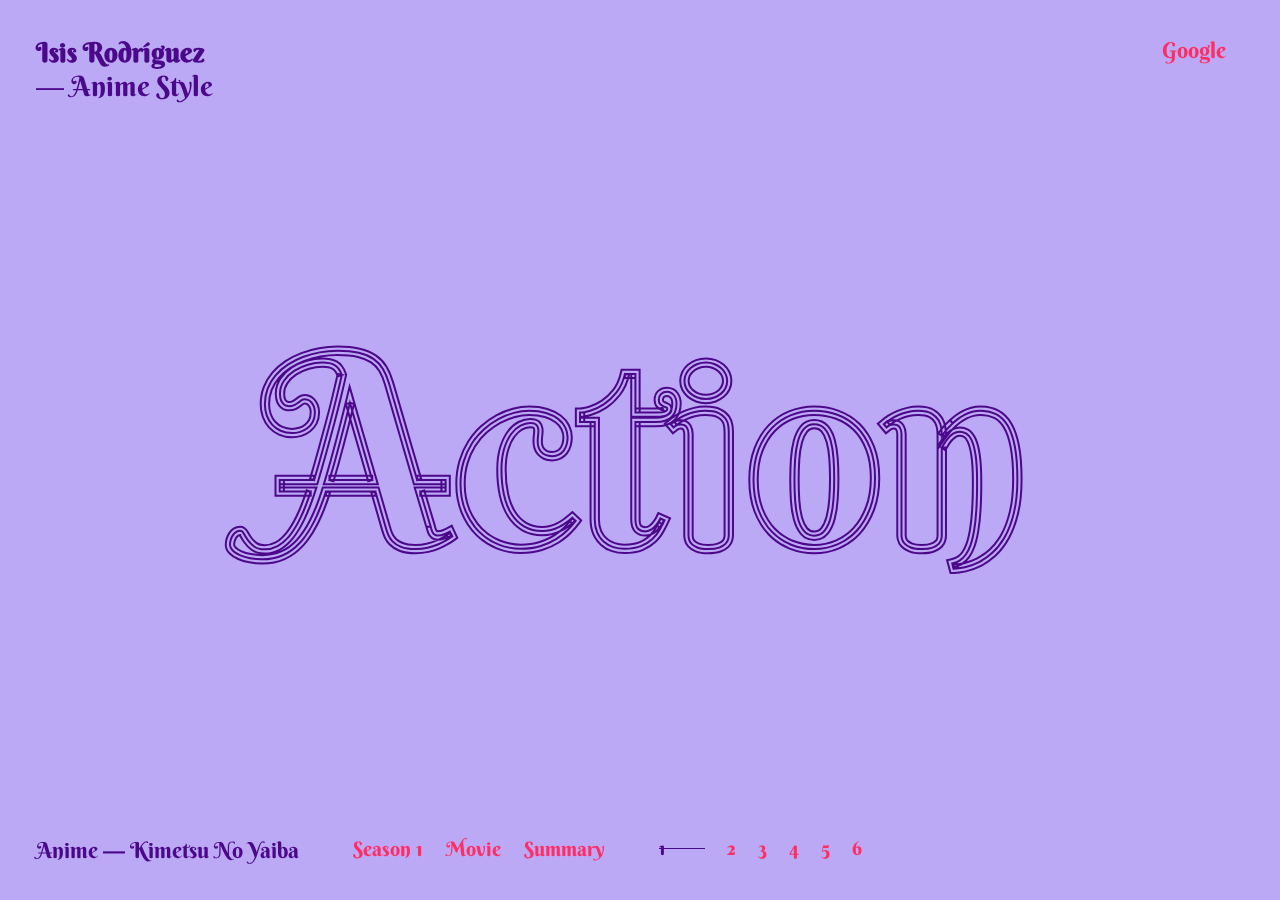
<file: index.html>
<!DOCTYPE html>
<html lang="en" class="no-js">
    <head>
        <meta charset="UTF-8" />
        <meta name="viewport" content="width=device-width, initial-scale=1">
        <title>Anime | Reposición | Programación 3</title>
        <meta name="description" content="A set of fun effects for mouse-following image trails." />
        <meta name="keywords" content="image trail, effect, web design, mouse, javascript, gsap" />
        <meta name="author" content="Codrops" />
        
        <link rel="shortcut icon" href="favicon.ico"> <!--ICONO A LA PAGINA-->
        <link rel="preconnect" href="https://fonts.googleapis.com"><!--GOOGLE FONTS ESTILO DE LETRA-->
        <link rel="preconnect" href="https://fonts.gstatic.com" crossorigin> <!--GOOGLE FONTS ESTILO DE LETRA-->
        <link href="https://fonts.googleapis.com/css2?family=Berkshire+Swash&display=swap" rel="stylesheet"><!--GOOGLE FONTS ESTILO DE LETRA-->
       
        <link rel="stylesheet" type="text/css" href="css/Bases.css" /> <!--Llamar la hoja de estilos de CSS-->
        
        <script>document.documentElement.className="js";var supportsCssVars=function(){var e,t=document.createElement("style");return t.innerHTML="root: { --tmp-var: bold; }",document.head.appendChild(t),e=!!(window.CSS&&window.CSS.supports&&window.CSS.supports("font-weight","var(--tmp-var)")),t.parentNode.removeChild(t),e};supportsCssVars()||alert("Please view this demo in a modern browser that supports CSS Variables.");</script></head>
    <body class="demo-1 loading">
        <main>
            <div class="message">Hover effect &mdash; please view on desktop.</div>
            <div class="frame">
                <div class="frame__title-wrap">
                    <h1 class="frame__title">Anime &mdash; Kimetsu No Yaiba</h1>
                    <div class="frame__links">
                        <a href="https://m.animeflv.net/anime/kimetsu-no-yaiba">Season 1</a>
                        <a href="https://m.animeflv.net/anime/kimetsu-no-yaiba-movie-mugen-resshahen">Movie</a>
                        <a href="https://m.animeflv.net/anime/kimetsu-no-yaiba-mugen-resshahen-arc-tv">Summary</a>
                    </div>
                    <div class="frame__demos"><!-- LLAMADA DE LOS INDEX-->
                        <a href="index.html" class="frame__demo frame__demo--current">1</a>
                        <a href="index2.html" class="frame__demo">2</a>
                        <a href="index3.html" class="frame__demo">3</a>
                        <a href="index4.html" class="frame__demo">4</a>
                        <a href="index5.html" class="frame__demo">5</a>
                        <a href="index6.html" class="frame__demo">6</a>
                    </div>
                </div>
                    <a class="frame__google" href="https://www.google.com/">Google</a> <!-- url de google-->
                    <h2 class="frame__pagetitle">Isis Rodríguez <span>Anime Style</span></h2> <!--titulo-->
                </div>
                <div class="content"><!--Imagenes del contenedor de index-->
                    <img class="content__img" src="img/FS1.jfif" alt="Some image" />
                    <img class="content__img" src="img/FS2.jfif" alt="Some image" />
                    <img class="content__img" src="img/FS3.png" alt="Some image" />
                    <img class="content__img" src="img/FS4.jfif" alt="Some image" />
                    <img class="content__img" src="img/FS5.jfif" alt="Some image" />
                    <img class="content__img" src="img/FS6.jfif" alt="Some image" />
                    <img class="content__img" src="img/FS7.jfif" alt="Some image" />
                    <img class="content__img" src="img/FS8.jfif" alt="Some image" />
                    <img class="content__img" src="img/FS9.jfif" alt="Some image" />
                    <img class="content__img" src="img/FS10.jfif" alt="Some image" />
                    <img class="content__img" src="img/FS11.jfif" alt="Some image" />
                    <img class="content__img" src="img/FS12.jfif" alt="Some image" />
                    <img class="content__img" src="img/FS13.jfif" alt="Some image" />
                    <img class="content__img" src="img/FS14.jfif" alt="Some image" />
                    <img class="content__img" src="img/FS15.jfif" alt="Some image" />
                    <img class="content__img" src="img/FS16.jfif" alt="Some image" />
                    <h3 class="content__title">Action</h3> <!--titulo-->
                </div><!--/fin del content-->
        </main>
        <!--llamadas de los archivos de JS-->
        <script src="js/imagesloaded.pkgd.min.js"></script>
        <script src="js/TweenMax.min.js"></script>
        <script src="js/demo.js"></script></body>
</html>
</file>
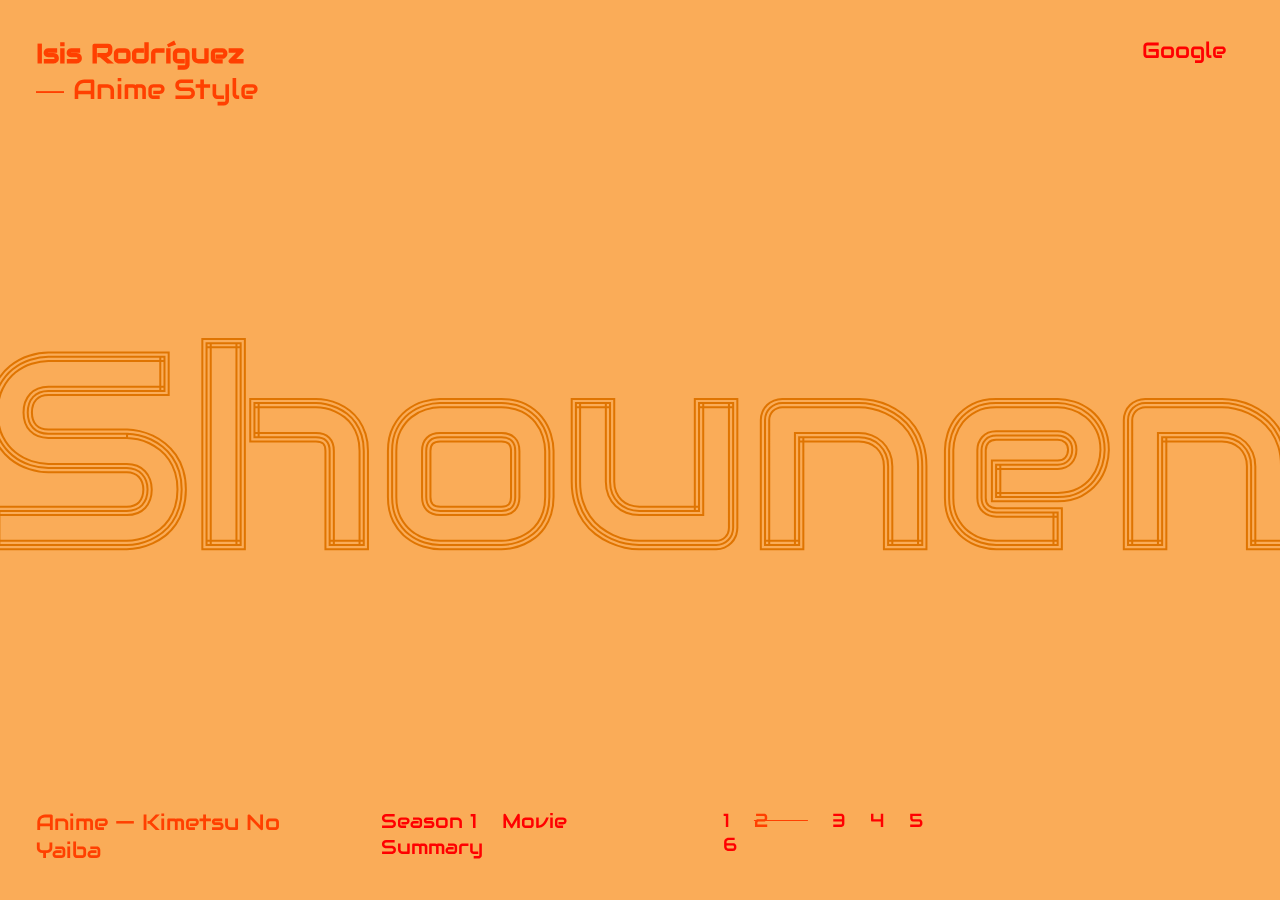
<file: index2.html>
<!DOCTYPE html>
<html lang="en" class="no-js">
    <head>
        <meta charset="UTF-8" />
        <meta name="viewport" content="width=device-width, initial-scale=1">
        <title>Anime | Reposición | Programación 3</title>
        <meta name="description" content="A set of fun effects for mouse-following image trails." />
        <meta name="keywords" content="image trail, effect, web design, mouse, javascript, gsap" />
        <meta name="author" content="Codrops" />
        
        <link rel="shortcut icon" href="favicon.ico">
        <link rel="preconnect" href="https://fonts.googleapis.com">
        <link rel="preconnect" href="https://fonts.gstatic.com" crossorigin>
        <link href="https://fonts.googleapis.com/css2?family=Audiowide&display=swap" rel="stylesheet">
        
        <link rel="stylesheet" type="text/css" href="css/Bases.css" />
        
        <script>document.documentElement.className="js";var supportsCssVars=function(){var e,t=document.createElement("style");return t.innerHTML="root: { --tmp-var: bold; }",document.head.appendChild(t),e=!!(window.CSS&&window.CSS.supports&&window.CSS.supports("font-weight","var(--tmp-var)")),t.parentNode.removeChild(t),e};supportsCssVars()||alert("Please view this demo in a modern browser that supports CSS Variables.");</script></head>
    <body class="demo-2 loading">
        <main>
            <div class="message">Hover effect &mdash; please view on desktop.</div>
                <div class="frame">
                    <div class="frame__title-wrap">
                        <h1 class="frame__title">Anime &mdash; Kimetsu No Yaiba</h1>
                        <div class="frame__links">
                            <a href="https://m.animeflv.net/anime/kimetsu-no-yaiba">Season 1</a>
                            <a href="https://m.animeflv.net/anime/kimetsu-no-yaiba-movie-mugen-resshahen">Movie</a>
                            <a href="https://m.animeflv.net/anime/kimetsu-no-yaiba-mugen-resshahen-arc-tv">Summary</a>
                        </div>
                        <div class="frame__demos">
                            <a href="index.html" class="frame__demo">1</a>
                            <a href="index2.html" class="frame__demo frame__demo--current">2</a>
                            <a href="index3.html" class="frame__demo">3</a>
                            <a href="index4.html" class="frame__demo">4</a>
                            <a href="index5.html" class="frame__demo">5</a>
                            <a href="index6.html" class="frame__demo">6</a>
                        </div>
                    </div>
                    <a class="frame__google" href="https://www.google.com/">Google</a>
                    <h2 class="frame__pagetitle">Isis Rodríguez <span>Anime Style</span></h2>
                </div>
                    <div class="content">
                        <img class="content__img" src="img/FS1.jfif" alt="Some image" />
                        <img class="content__img" src="img/FS2.jfif" alt="Some image" />
                        <img class="content__img" src="img/FS3.png" alt="Some image" />
                        <img class="content__img" src="img/FS4.jfif" alt="Some image" />
                        <img class="content__img" src="img/FS5.jfif" alt="Some image" />
                        <img class="content__img" src="img/FS6.jfif" alt="Some image" />
                        <img class="content__img" src="img/FS7.jfif" alt="Some image" />
                        <img class="content__img" src="img/FS8.jfif" alt="Some image" />
                        <img class="content__img" src="img/FS9.jfif" alt="Some image" />
                        <img class="content__img" src="img/FS10.jfif" alt="Some image" />
                        <img class="content__img" src="img/FS11.jfif" alt="Some image" />
                        <img class="content__img" src="img/FS12.jfif" alt="Some image" />
                        <img class="content__img" src="img/FS13.jfif" alt="Some image" />
                        <img class="content__img" src="img/FS14.jfif" alt="Some image" />
                        <img class="content__img" src="img/FS15.jfif" alt="Some image" />
                        <img class="content__img" src="img/FS16.jfif" alt="Some image" />
                        <h3 class="content__title">Shounen</h3>
                    </div><!--/content-->
        </main>
        <script src="js/imagesloaded.pkgd.min.js"></script>
        <script src="js/TweenMax.min.js"></script>
        <script src="js/demo2.js"></script></body>
</html>
</file>
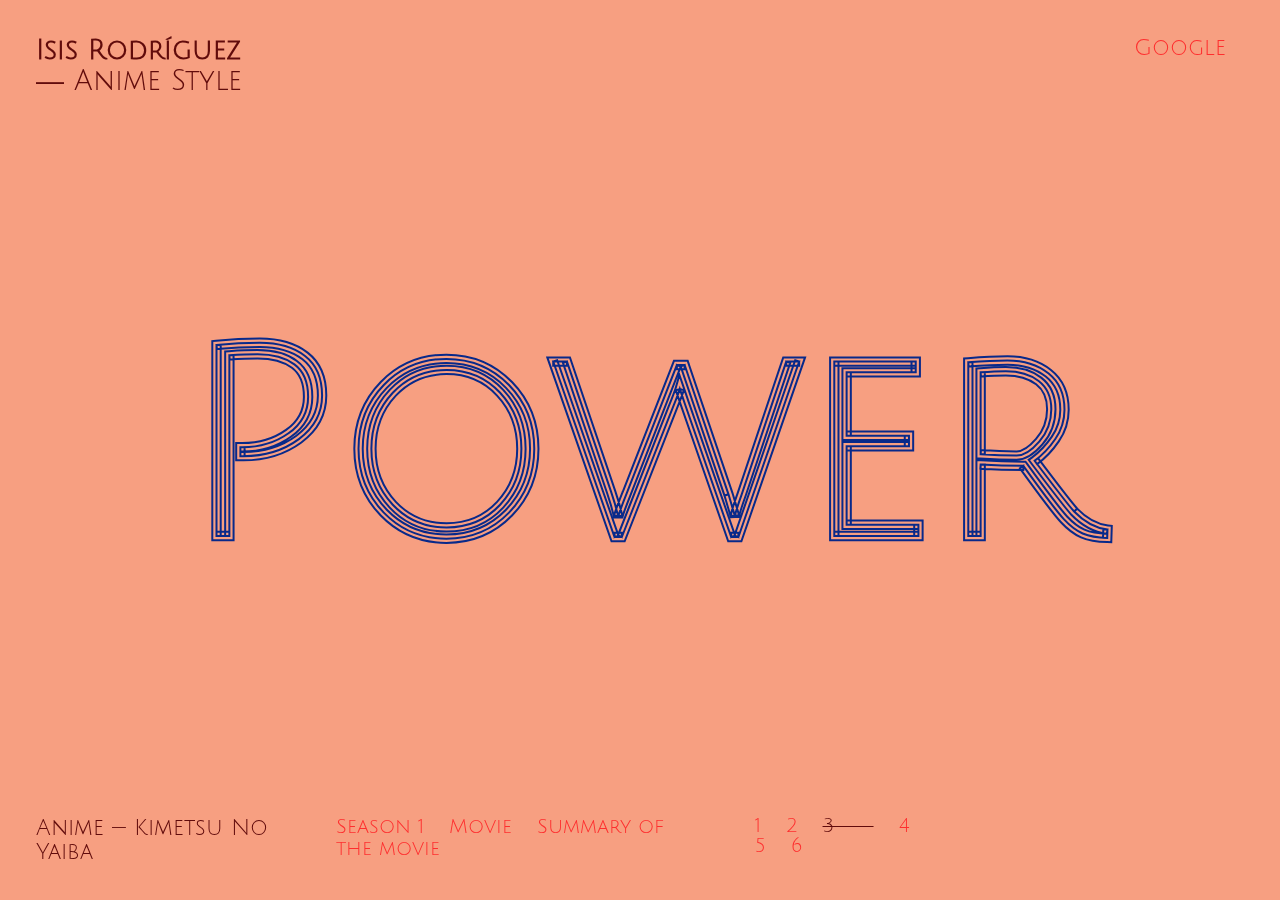
<file: index3.html>
<!DOCTYPE html>
<html lang="en" class="no-js">
    <head>
        <meta charset="UTF-8" />
        <meta name="viewport" content="width=device-width, initial-scale=1">
        <title>Anime | Reposición | Programación 3</title>
        <meta name="description" content="A set of fun effects for mouse-following image trails." />
        <meta name="keywords" content="image trail, effect, web design, mouse, javascript, gsap" />
        <meta name="author" content="Codrops" />
        
        <link rel="shortcut icon" href="favicon.ico">
        
        <link rel="preconnect" href="https://fonts.googleapis.com">
        <link rel="preconnect" href="https://fonts.gstatic.com" crossorigin>
        <link href="https://fonts.googleapis.com/css2?family=Julius+Sans+One&display=swap" rel="stylesheet">
        
        <link rel="stylesheet" type="text/css" href="css/Bases.css" />
        
        <script>document.documentElement.className="js";var supportsCssVars=function(){var e,t=document.createElement("style");return t.innerHTML="root: { --tmp-var: bold; }",document.head.appendChild(t),e=!!(window.CSS&&window.CSS.supports&&window.CSS.supports("font-weight","var(--tmp-var)")),t.parentNode.removeChild(t),e};supportsCssVars()||alert("Please view this demo in a modern browser that supports CSS Variables.");</script></head>
    <body class="demo-3 loading">
        <main>
            <div class="message">Hover effect &mdash; please view on desktop.</div>
                <div class="frame">
                    <div class="frame__title-wrap">
                        <h1 class="frame__title">Anime &mdash; Kimetsu No Yaiba</h1>
                        <div class="frame__links">
                            <a href="https://m.animeflv.net/anime/kimetsu-no-yaiba">Season 1</a>
                            <a href="https://m.animeflv.net/anime/kimetsu-no-yaiba-movie-mugen-resshahen">Movie</a>
                            <a href="https://m.animeflv.net/anime/kimetsu-no-yaiba-mugen-resshahen-arc-tv">Summary of the movie</a>
                        </div>
                            <div class="frame__demos">
                                <a href="index.html" class="frame__demo">1</a>
                                <a href="index2.html" class="frame__demo">2</a>
                                <a href="index3.html" class="frame__demo frame__demo--current">3</a>
                                <a href="index4.html" class="frame__demo">4</a>
                                <a href="index5.html" class="frame__demo">5</a>
                                <a href="index6.html" class="frame__demo">6</a>
                            </div>
                    </div>
                        <a class="frame__google" href="https://www.google.com/">Google</a>
                        <h2 class="frame__pagetitle">Isis Rodríguez <span>Anime Style</span></h2>
                </div>
                <div class="content">
                    <img class="content__img" src="img/FS1.jfif" alt="Some image" />
                    <img class="content__img" src="img/FS2.jfif" alt="Some image" />
                    <img class="content__img" src="img/FS3.png" alt="Some image" />
                    <img class="content__img" src="img/FS4.jfif" alt="Some image" />
                    <img class="content__img" src="img/FS5.jfif" alt="Some image" />
                    <img class="content__img" src="img/FS6.jfif" alt="Some image" />
                    <img class="content__img" src="img/FS7.jfif" alt="Some image" />
                    <img class="content__img" src="img/FS8.jfif" alt="Some image" />
                    <img class="content__img" src="img/FS9.jfif" alt="Some image" />
                    <img class="content__img" src="img/FS10.jfif" alt="Some image" />
                    <img class="content__img" src="img/FS11.jfif" alt="Some image" />
                    <img class="content__img" src="img/FS12.jfif" alt="Some image" />
                    <img class="content__img" src="img/FS13.jfif" alt="Some image" />
                    <img class="content__img" src="img/FS14.jfif" alt="Some image" />
                    <img class="content__img" src="img/FS15.jfif" alt="Some image" />
                    <img class="content__img" src="img/FS16.jfif" alt="Some image" />
                    <h3 class="content__title">Power</h3>
                </div><!--/content-->
        </main>
        <script src="js/imagesloaded.pkgd.min.js"></script>
        <script src="js/TweenMax.min.js"></script>
        <script src="js/demo3.js"></script></body>
</html>
</file>
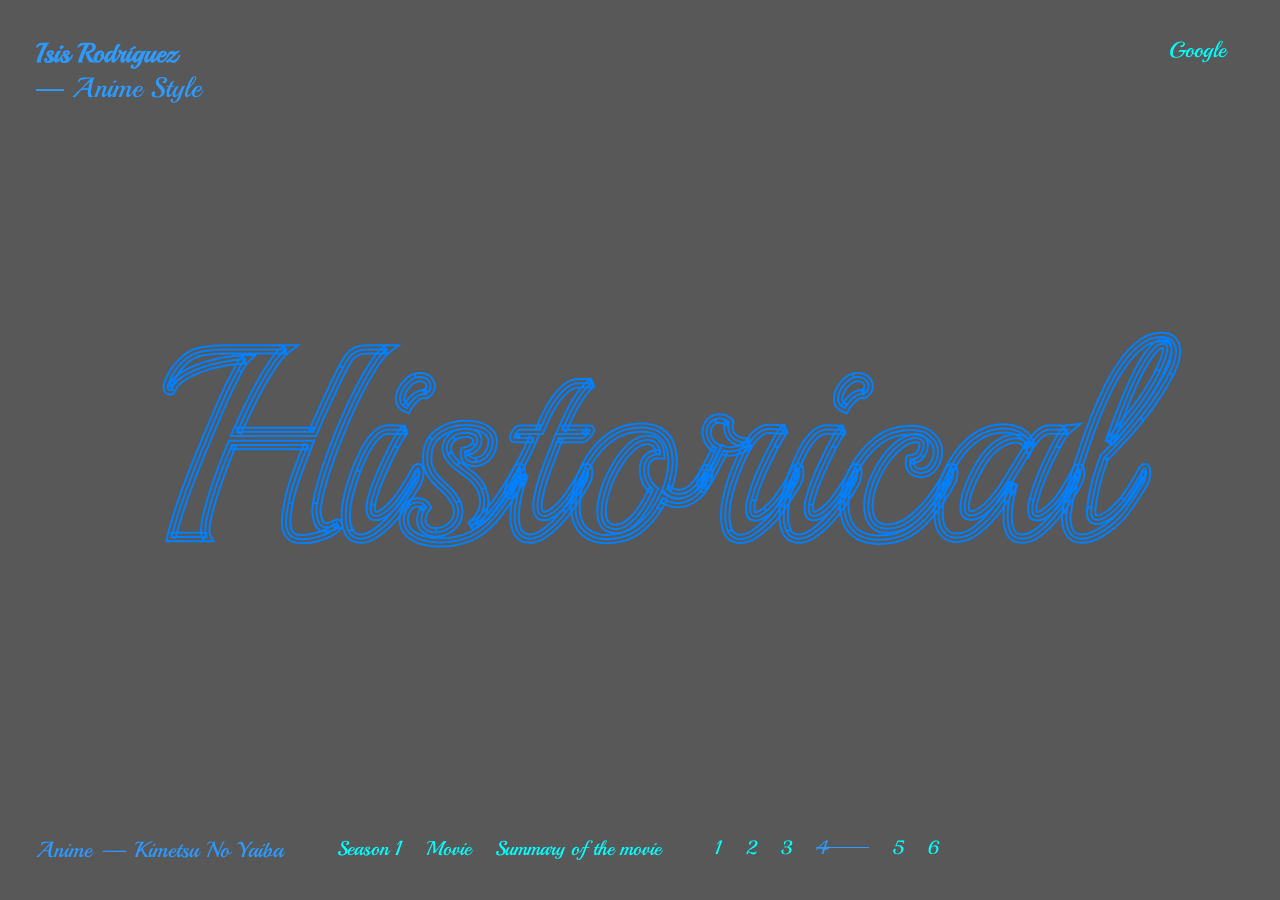
<file: index4.html>
<!DOCTYPE html>
<html lang="en" class="no-js">
    <head>
        <meta charset="UTF-8" />
        <meta name="viewport" content="width=device-width, initial-scale=1">
        <title>Anime | Reposición | Programación 3</title>
        <meta name="description" content="A set of fun effects for mouse-following image trails." />
        <meta name="keywords" content="image trail, effect, web design, mouse, javascript, gsap" />
        <meta name="author" content="Codrops" />
        
        <link rel="shortcut icon" href="favicon.ico">
        
        <link rel="preconnect" href="https://fonts.googleapis.com">
        <link rel="preconnect" href="https://fonts.gstatic.com" crossorigin>
        <link href="https://fonts.googleapis.com/css2?family=Playball&display=swap" rel="stylesheet">
        
        <link rel="stylesheet" type="text/css" href="css/Bases.css" />
        
        <script>document.documentElement.className="js";var supportsCssVars=function(){var e,t=document.createElement("style");return t.innerHTML="root: { --tmp-var: bold; }",document.head.appendChild(t),e=!!(window.CSS&&window.CSS.supports&&window.CSS.supports("font-weight","var(--tmp-var)")),t.parentNode.removeChild(t),e};supportsCssVars()||alert("Please view this demo in a modern browser that supports CSS Variables.");</script></head>
    <body class="demo-4 loading">
        <main>
            <div class="message">Hover effect &mdash; please view on desktop.</div>
                <div class="frame">
                    <div class="frame__title-wrap">
                        <h1 class="frame__title">Anime &mdash; Kimetsu No Yaiba</h1>
                        <div class="frame__links">
                            <a href="https://m.animeflv.net/anime/kimetsu-no-yaiba">Season 1</a>
                            <a href="https://m.animeflv.net/anime/kimetsu-no-yaiba-movie-mugen-resshahen">Movie</a>
                            <a href="https://m.animeflv.net/anime/kimetsu-no-yaiba-mugen-resshahen-arc-tv">Summary of the movie</a>
                        </div>
                        <div class="frame__demos">
                            <a href="index.html" class="frame__demo">1</a>
                            <a href="index2.html" class="frame__demo">2</a>
                            <a href="index3.html" class="frame__demo">3</a>
                            <a href="index4.html" class="frame__demo frame__demo--current">4</a>
                            <a href="index5.html" class="frame__demo">5</a>
                            <a href="index6.html" class="frame__demo">6</a>
                        </div>
                    </div>
                    <a class="frame__google" href="https://www.google.com/">Google</a>
                    <h2 class="frame__pagetitle">Isis Rodríguez <span>Anime Style</span></h2>
                </div>
                <div class="content">
                    <img class="content__img" src="img/FS1.jfif" alt="Some image" />
                    <img class="content__img" src="img/FS2.jfif" alt="Some image" />
                    <img class="content__img" src="img/FS3.png" alt="Some image" />
                    <img class="content__img" src="img/FS4.jfif" alt="Some image" />
                    <img class="content__img" src="img/FS5.jfif" alt="Some image" />
                    <img class="content__img" src="img/FS6.jfif" alt="Some image" />
                    <img class="content__img" src="img/FS7.jfif" alt="Some image" />
                    <img class="content__img" src="img/FS8.jfif" alt="Some image" />
                    <img class="content__img" src="img/FS9.jfif" alt="Some image" />
                    <img class="content__img" src="img/FS10.jfif" alt="Some image" />
                    <img class="content__img" src="img/FS11.jfif" alt="Some image" />
                    <img class="content__img" src="img/FS12.jfif" alt="Some image" />
                    <img class="content__img" src="img/FS13.jfif" alt="Some image" />
                    <img class="content__img" src="img/FS14.jfif" alt="Some image" />
                    <img class="content__img" src="img/FS15.jfif" alt="Some image" />
                    <img class="content__img" src="img/FS16.jfif" alt="Some image" />
                    <h3 class="content__title">Historical</h3>
                </div><!--/content-->
        </main>
        <script src="js/imagesloaded.pkgd.min.js"></script>
        <script src="js/TweenMax.min.js"></script>
        <script src="js/demo4.js"></script></body>
</html>
</file>
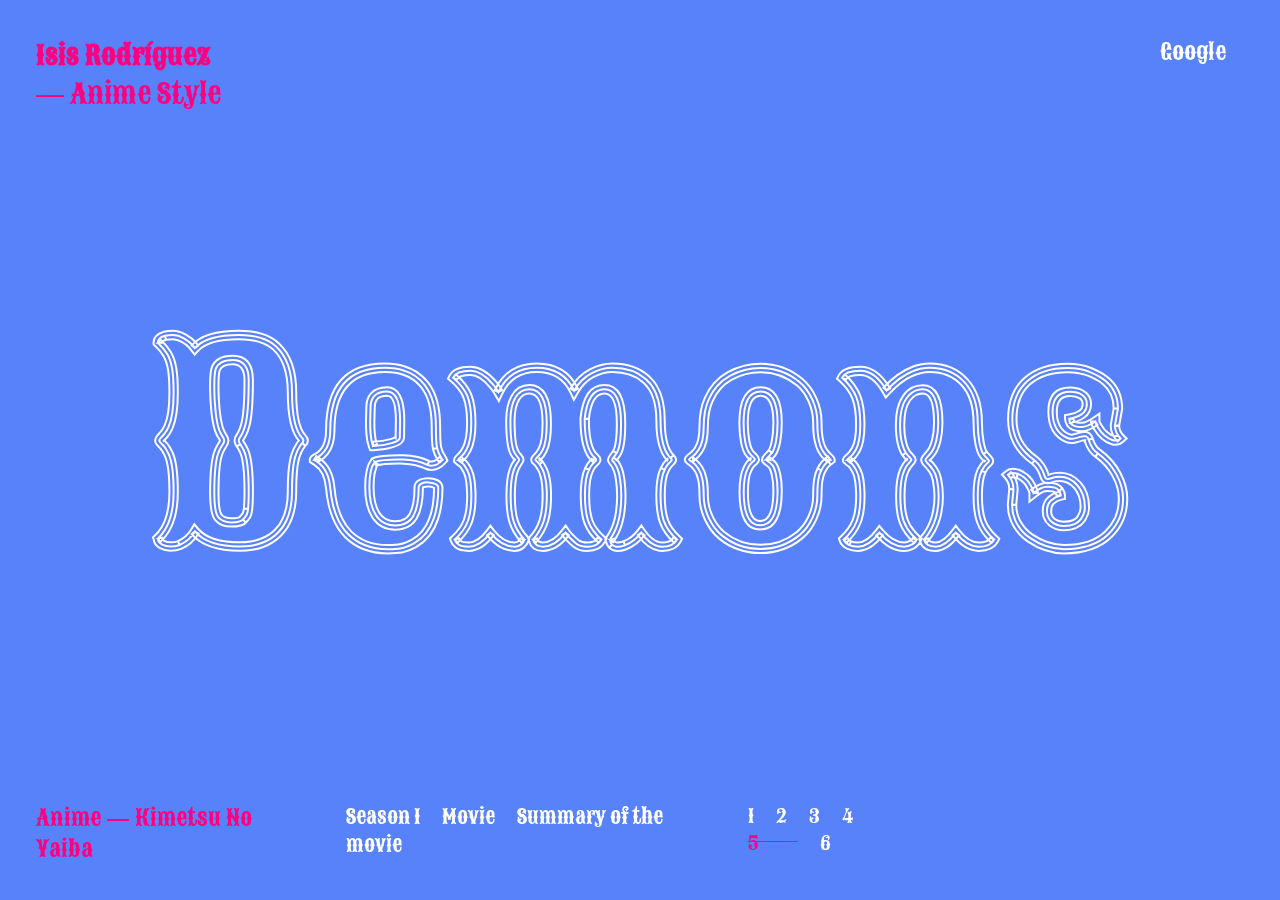
<file: index5.html>
<!DOCTYPE html>
<html lang="en" class="no-js">
    <head>
        <meta charset="UTF-8" />
        <meta name="viewport" content="width=device-width, initial-scale=1">
        <title>Anime | Reposición | Programación 3</title>
        <meta name="description" content="A set of fun effects for mouse-following image trails." />
        <meta name="keywords" content="image trail, effect, web design, mouse, javascript, gsap" />
        <meta name="author" content="Codrops" />
        
        <link rel="shortcut icon" href="favicon.ico">
        
        <link rel="preconnect" href="https://fonts.googleapis.com">
        <link rel="preconnect" href="https://fonts.gstatic.com" crossorigin>
        <link href="https://fonts.googleapis.com/css2?family=Sancreek&display=swap" rel="stylesheet">
        
        <link rel="stylesheet" type="text/css" href="css/Bases.css" />
        
        <script>document.documentElement.className="js";var supportsCssVars=function(){var e,t=document.createElement("style");return t.innerHTML="root: { --tmp-var: bold; }",document.head.appendChild(t),e=!!(window.CSS&&window.CSS.supports&&window.CSS.supports("font-weight","var(--tmp-var)")),t.parentNode.removeChild(t),e};supportsCssVars()||alert("Please view this demo in a modern browser that supports CSS Variables.");</script></head>
    <body class="demo-5 loading">
        <main>
            <div class="message">Hover effect &mdash; please view on desktop.</div>
                <div class="frame">
                    <div class="frame__title-wrap">
                        <h1 class="frame__title">Anime &mdash; Kimetsu No Yaiba</h1>
                        <div class="frame__links">
                            <a href="https://m.animeflv.net/anime/kimetsu-no-yaiba">Season 1</a>
                            <a href="https://m.animeflv.net/anime/kimetsu-no-yaiba-movie-mugen-resshahen">Movie</a>
                            <a href="https://m.animeflv.net/anime/kimetsu-no-yaiba-mugen-resshahen-arc-tv">Summary of the movie</a>
                        </div>
                        <div class="frame__demos">
                            <a href="index.html" class="frame__demo">1</a>
                            <a href="index2.html" class="frame__demo">2</a>
                            <a href="index3.html" class="frame__demo">3</a>
                            <a href="index4.html" class="frame__demo">4</a>
                            <a href="index5.html" class="frame__demo frame__demo--current">5</a>
                            <a href="index6.html" class="frame__demo">6</a>
                        </div>
                    </div>
                    <a class="frame__google" href="https://www.google.com/">Google</a>
                    <h2 class="frame__pagetitle">Isis Rodríguez <span>Anime Style</span></h2>
                </div>
                <div class="content">
                    <img class="content__img" src="img/FS1.jfif" alt="Some image" />
                    <img class="content__img" src="img/FS2.jfif" alt="Some image" />
                    <img class="content__img" src="img/FS3.png" alt="Some image" />
                    <img class="content__img" src="img/FS4.jfif" alt="Some image" />
                    <img class="content__img" src="img/FS5.jfif" alt="Some image" />
                    <img class="content__img" src="img/FS6.jfif" alt="Some image" />
                    <img class="content__img" src="img/FS7.jfif" alt="Some image" />
                    <img class="content__img" src="img/FS8.jfif" alt="Some image" />
                    <img class="content__img" src="img/FS9.jfif" alt="Some image" />
                    <img class="content__img" src="img/FS10.jfif" alt="Some image" />
                    <img class="content__img" src="img/FS11.jfif" alt="Some image" />
                    <img class="content__img" src="img/FS12.jfif" alt="Some image" />
                    <img class="content__img" src="img/FS13.jfif" alt="Some image" />
                    <img class="content__img" src="img/FS14.jfif" alt="Some image" />
                    <img class="content__img" src="img/FS15.jfif" alt="Some image" />
                    <img class="content__img" src="img/FS16.jfif" alt="Some image" />
                    <h3 class="content__title">Demons</h3>
                </div><!--/content-->
        </main>
        <script src="js/imagesloaded.pkgd.min.js"></script>
        <script src="js/TweenMax.min.js"></script>
        <script src="js/demo5.js"></script></body>
</html>
</file>
<file: css/Bases.css>
article,aside,details,figcaption,figure,footer,header,hgroup,main,nav,section,summary{display:block;}audio,canvas,video{display:inline-block;}audio:not([controls]){display:none;height:0;}[hidden]{display:none;}html{font-family:sans-serif;-ms-text-size-adjust:100%;-webkit-text-size-adjust:100%;}body{margin:0;}a:focus{outline:thin dotted;}a:active,a:hover{outline:0;}h1{font-size:2em;margin:0.67em 0;}abbr[title]{border-bottom:1px dotted;}b,strong{font-weight:bold;}dfn{font-style:italic;}hr{-moz-box-sizing:content-box;box-sizing:content-box;height:0;}mark{background:#ff0;color:#000;}code,kbd,pre,samp{font-family:monospace,serif;font-size:1em;}pre{white-space:pre-wrap;}q{quotes:"\201C" "\201D" "\2018" "\2019";}small{font-size:80%;}sub,sup{font-size:75%;line-height:0;position:relative;vertical-align:baseline;}sup{top:-0.5em;}sub{bottom:-0.25em;}img{border:0;}svg:not(:root){overflow:hidden;}figure{margin:0;}fieldset{border:1px solid #c0c0c0;margin:0 2px;padding:0.35em 0.625em 0.75em;}legend{border:0;padding:0;}button,input,select,textarea{font-family:inherit;font-size:100%;margin:0;}button,input{line-height:normal;}button,select{text-transform:none;}button,html input[type="button"],input[type="reset"],input[type="submit"]{-webkit-appearance:button;cursor:pointer;}button[disabled],html input[disabled]{cursor:default;}input[type="checkbox"],input[type="radio"]{box-sizing:border-box;padding:0;}input[type="search"]{-webkit-appearance:textfield;-moz-box-sizing:content-box;-webkit-box-sizing:content-box;box-sizing:content-box;}input[type="search"]::-webkit-search-cancel-button,input[type="search"]::-webkit-search-decoration{-webkit-appearance:none;}button::-moz-focus-inner,input::-moz-focus-inner{border:0;padding:0;}textarea{overflow:auto;vertical-align:top;}table{border-collapse:collapse;border-spacing:0;}

*,*::after,*::before {
    box-sizing: border-box;
}

:root {
    font-size: 20px;
}

html, body {
    height: 100%;
}

body {
    --color-text: #4B088A;/*color de texto*/
    --color-bg: #BCA9F5;/*color de carga de fondo*/
    --color-link: #FE2E64;/*color textos de links*/
    --color-link-hover: #F781F3;/*color sobre texto de links*/
    --color-title: #4B088A; /*color de texto central*/
    --img-maxwidth: 225px; /*tamaño de imagenes*/
    --blendmode-title: difference;
    --filter-img: none; /*none*/
    color: var(--color-text);
    background-color: var(--color-bg);
    font-family: 'Berkshire Swash','Audiowide','Julius Sans One','Playball','Sancreek','Monoton', sans-serif, cursive;
    -webkit-font-smoothing: antialiased;
    -moz-osx-font-smoothing: grayscale;/*grayscale*/
}

.demo-2 {
    --color-text: #FF4000;
    --color-bg: #FAAC58;
    --color-link: #FF0000;
    --color-link-hover: #000000;
    --color-title: #DF7401;
}

.demo-3 {
    --color-text: #610B0B;
    --color-bg: #F79F81;
    --color-link: #FE2E2E;
    --color-link-hover: #610B0B;
    --color-title: #08298A;
    --filter-img: sepia(1) saturate(1) contrast(180%) brightness(80%) hue-rotate(295deg);
}

.demo-4 {
    --color-text: #2E9AFE;
    --color-bg: #585858;
    --color-link: #00FFFF;
    --color-link-hover: #2E9AFE;
    --color-title: #0080FF;
}

.demo-5 {
    --color-text: #FF0080;
    --color-bg: #5882FA;
    --color-link: #FFFFFF;
    --color-link-hover: #FF0080;
    --color-title: #FFFFFF;
    --filter-img: hue-rotate(70deg) contrast(70%);/*Filtros para imagen*/
}

.demo-6 {
    --color-text: #2EFEF7;
    --color-bg: #424242;
    --color-link: #2EFEF7;
    --color-link-hover: #fff;
    --color-title: #2EFEF7;
    --img-maxwidth: none;
    --blendmode-title: overlay;
}

/* Page Loader */
.js .loading::before {
    content: '';
    position: fixed;
    z-index: 100000;
    top: 0;
    left: 0;
    width: 100%;
    height: 100%;
    background: var(--color-bg);/*color al iniciar la pagina*/
}

.js .loading::after {
    content: '';
    position: fixed;
    z-index: 100000;
    top: 50%;
    left: 50%;
    width: 60px;
    height: 60px;
    margin: -30px 0 0 -30px;
    pointer-events: none;
    border-radius: 50%;
    opacity: 0.4;
    background: var(--color-link);/*color de carga al iniciar la pagina*/
    animation: loaderAnim 0.7s linear infinite alternate forwards;/*animacion de carga de pagina*/
}

@keyframes loaderAnim {
    to {
        opacity: 1;
        transform: scale3d(0.5,0.5,1);
    }
}

a {
    text-decoration: none;
    color: var(--color-link);	
}

a:hover,
a:focus {
    color: var(--color-link-hover);
    outline: 0;
}

.message {
    padding: 1rem;
    color: var(--color-bg);
    background: var(--color-text);
    text-align: center;
    font-weight: bold;
}

.frame {
    padding: 1rem;
    text-align: center;
    position: relative;
    z-index: 1000;
    grid-area: 1 / 1 / 2 / 2;
    align-self: start;
}

.frame__title {
    font-size: 22px;/*1rem titulo 1 "Anime &mdash; Kimetsu No Yaiba"*/
    margin: 0 0 1rem;
}

.frame__links {
    display: inline;
    font-size: 20px; /*Season1-Movie-Summary*/
}

.frame__google,
.frame__links a:not(:last-child),
.frame__demos a:not(:last-child) {
    margin-right: 1rem; 
}

.frame__demos {
    margin: 1rem 0;
}

.frame__demo--current,
.frame__demo--current:hover {
    color: var(--color-text);
    text-decoration: line-through;
    letter-spacing: 40px;
}

.frame__pagetitle {
    margin: 3rem 0 0 0;
}

.frame__pagetitle span {
    display: block;
    font-weight: normal;
    font-size: 28px;/*0.85rem tamaño de letra*/
}

.frame__pagetitle span::before {
    content: '\2015   ';
}

.content {
    height: 300px;
    position: relative;
    display: flex;/*ubicacion del titulo 3"action"*/
    justify-content: center;
    align-items: center;
    isolation: isolate;
}

.content__title {
    font-family: 'Berkshire Swash','Audiowide','Julius Sans One','Playball','Sancreek','Monoton', sans-serif, cursive;/*forma-djr-display, sans-serif;*/
    font-weight: 700;
    position: relative;
    z-index: 10000;
    font-size: 21vw;/*tamaño de letra central "action" 27vw*/
    mix-blend-mode: var(--blendmode-title);
    -webkit-text-stroke: 2px var(--color-title);
    text-stroke: 2px var(--color-title);
    -webkit-text-fill-color: transparent;
    text-fill-color: transparent;
    color: transparent;
    pointer-events: none;
}

.content__img {
    max-width: var(--img-maxwidth) ;/*da aumento de tamaño a las imagenes cuando se pasa el cursor por encima*/
    position: absolute;
    top: 0;
    left: 0;
    opacity: 0;
    will-change: transform;
    filter: var(--filter-img);
}

.content__img--full {
    width: 100%;
    height: 100%;
    background-size: cover;
}

@media screen and (min-width: 53em) {
    :root {
        font-size: 18px;
    }
	
    body {
        overflow: hidden;
    }

    .message {
        display: none;
    }
    
    .frame {
        position: fixed;
        text-align: left;
        z-index: 10000;
        top: 0;
        left: 0;
        display: grid;
        align-content: space-between;
        width: 100%;
        max-width: none;
        height: 100vh;
        padding: 2rem;
        pointer-events: none;
        grid-template-columns: 75% 25%;
        grid-template-rows: auto auto auto;
        grid-template-areas: 'pagetitle google'
                            '... ...'
                            'title ...';
    }
    
    .frame__pagetitle {
        grid-area: pagetitle;
        margin: 0;
    }	
    
    .frame__title-wrap {
        grid-area: title;
        display:flex;
    }
    
    .frame__title {
        margin: 0;
        font-weight: normal;
    }
    
    .frame__links {
        padding: 0;
        margin: 0 0 0 3rem;
        justify-self: end;
    }
    
    .frame__demos {
        margin: 0 0 0 3rem;
        font-size: 19px; /*tamaño de numbers*/
    }
    
    .frame__google {
        grid-area: google;
        justify-self: end;
        font-size: 22px; /*google tamaño letra*/
    }
    
    .frame a {
        pointer-events: auto;
    }
    
    .content {
        height: 100vh;
        overflow: hidden;   
    } 
}
</file>
